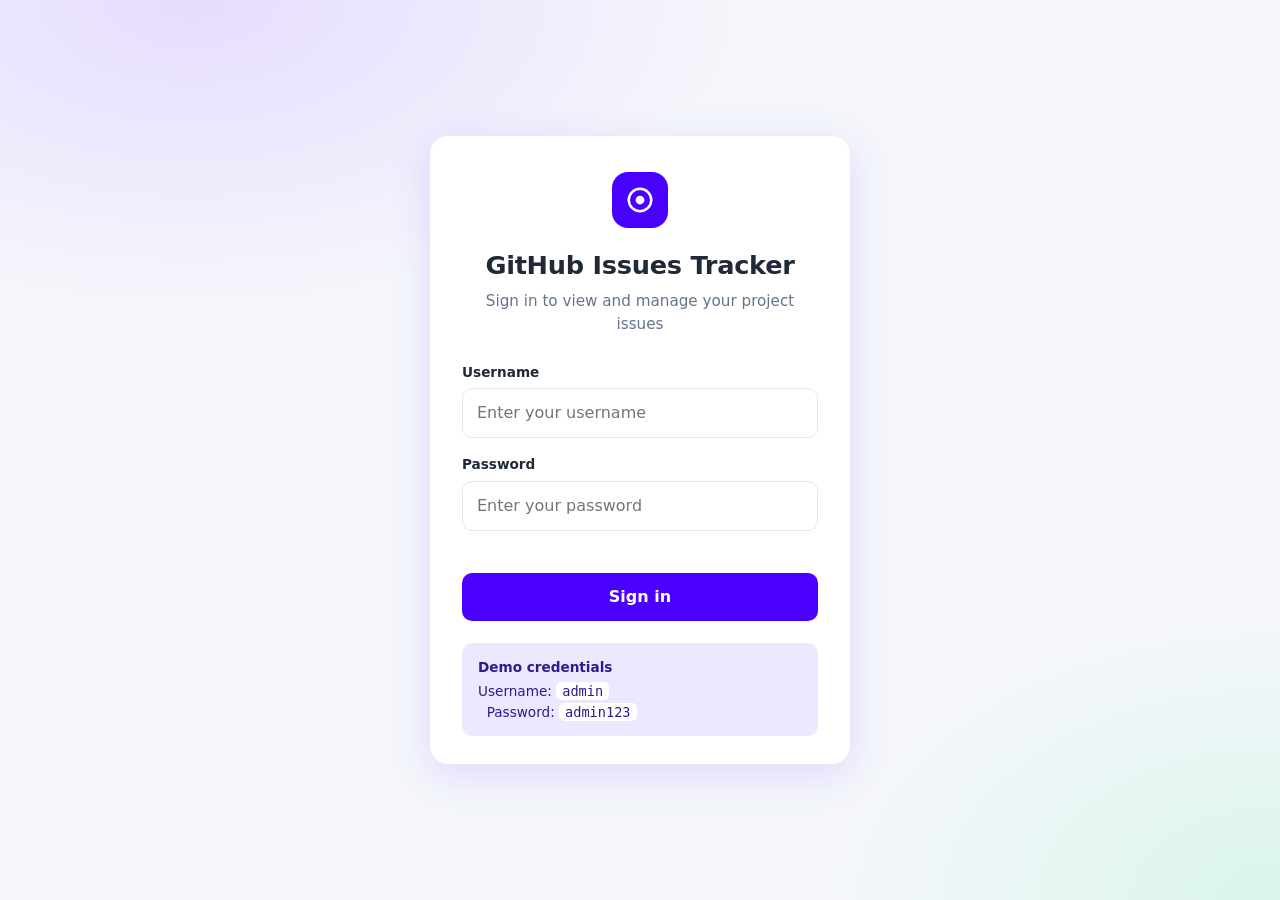
<file: index.html>
<!DOCTYPE html>
<html lang="en">
<head>
  <meta charset="UTF-8" />
  <meta name="viewport" content="width=device-width, initial-scale=1" />
  <title>Sign in · GitHub Issues Tracker</title>
  <link rel="stylesheet" href="css/style.css" />
</head>
<body>
  <main class="login-page">
    <section class="login-card">
      <div class="logo-mark" aria-hidden="true">
        <svg viewBox="0 0 24 24" fill="none" stroke="currentColor" stroke-width="2" stroke-linecap="round" stroke-linejoin="round"><circle cx="12" cy="12" r="9"/><circle cx="12" cy="12" r="2.5" fill="currentColor"/></svg>
      </div>
      <h1>GitHub Issues Tracker</h1>
      <p class="subtitle">Sign in to view and manage your project issues</p>

      <form id="loginForm" novalidate>
        <div class="field">
          <label for="username">Username</label>
          <input id="username" name="username" type="text" placeholder="Enter your username" autocomplete="username" required />
        </div>
        <div class="field">
          <label for="password">Password</label>
          <input id="password" name="password" type="password" placeholder="Enter your password" autocomplete="current-password" required />
        </div>
        <p class="form-error" id="formError" role="alert"></p>
        <button type="submit" class="btn-primary">Sign in</button>
      </form>

      <div class="demo-box" >
        <strong>Demo credentials</strong>
        Username: <code>admin</code> <br> &nbsp; Password: <code>admin123</code>
      </div>
    </section>
  </main>
  <script src="js/login.js"></script>
</body>
</html>
</file>
<file: css/style.css>
/* ---------- Tokens ---------- */
:root {
  --primary: #4a00ff;
  --primary-dark: #3a00cc;
  --primary-soft: #ede8ff;
  --open: #00a96e;
  --open-soft: #d9f5ea;
  --closed: #a855f7;
  --closed-soft: #f1e5ff;
  --ink: #1f2937;
  --muted: #64748b;
  --line: #e2e8f0;
  --bg: #f4f6fb;
  --card: #ffffff;
  --high: #ef4444;
  --radius: 12px;
  --shadow: 0 1px 2px rgba(15, 23, 42, 0.06), 0 4px 14px rgba(15, 23, 42, 0.05);
  font-family: "Inter", system-ui, -apple-system, "Segoe UI", Roboto, sans-serif;
}

* { box-sizing: border-box; margin: 0; padding: 0; }
html, body { height: 100%; }
body { background: var(--bg); color: var(--ink); line-height: 1.5; -webkit-font-smoothing: antialiased; }
button, input { font: inherit; color: inherit; }
button { cursor: pointer; }
:focus-visible { outline: 3px solid var(--primary); outline-offset: 2px; }
.hidden { display: none !important; }

/* ---------- Logo ---------- */
.logo { display: inline-flex; align-items: center; gap: 10px; font-weight: 700; color: var(--ink); text-decoration: none; }
.logo-mark {
  width: 36px; height: 36px; border-radius: 10px; background: var(--primary);
  display: grid; place-items: center; color: #fff; flex-shrink: 0;
}
.logo-mark svg { width: 20px; height: 20px; }

/* ---------- Login ---------- */
.login-page {
  min-height: 100%; display: grid; place-items: center; padding: 24px;
  background:
    radial-gradient(900px 500px at 15% 0%, #e6dcff 0%, transparent 60%),
    radial-gradient(800px 500px at 100% 100%, #d9f5ea 0%, transparent 55%),
    var(--bg);
}
.login-card {
  width: 100%; max-width: 420px; background: var(--card); border-radius: 18px;
  padding: 36px 32px 28px; box-shadow: 0 10px 40px rgba(74, 0, 255, 0.12); text-align: center;
}
.login-card .logo-mark { width: 56px; height: 56px; border-radius: 16px; margin: 0 auto 18px; }
.login-card .logo-mark svg { width: 30px; height: 30px; }
.login-card h1 { font-size: 1.6rem; letter-spacing: -0.01em; }
.login-card .subtitle { color: var(--muted); margin: 6px 0 26px; font-size: 0.95rem; }
.field { text-align: left; margin-bottom: 16px; }
.field label { display: block; font-size: 0.85rem; font-weight: 600; margin-bottom: 6px; }
.field input {
  width: 100%; padding: 12px 14px; border: 1.5px solid var(--line); border-radius: 10px; background: #fff;
  transition: border-color .15s, box-shadow .15s;
}
.field input:focus { outline: none; border-color: var(--primary); box-shadow: 0 0 0 4px var(--primary-soft); }
.btn-primary {
  width: 100%; padding: 12px 16px; border: 0; border-radius: 10px; background: var(--primary);
  color: #fff; font-weight: 600; transition: background .15s;
}
.btn-primary:hover { background: var(--primary-dark); }
.form-error { color: var(--high); font-size: 0.85rem; min-height: 1.2em; margin-bottom: 10px; text-align: left; }
.demo-box {
  margin-top: 22px; padding: 14px 16px; background: var(--primary-soft); border-radius: 10px;
  font-size: 0.85rem; text-align: left; color: #2d1a8c;
}
.demo-box strong { display: block; margin-bottom: 4px; }
.demo-box code { background: #fff; padding: 1px 6px; border-radius: 5px; font-size: 0.85rem; }

/* ---------- Navbar ---------- */
.navbar { position: sticky; top: 0; z-index: 20; background: #fff; border-bottom: 1px solid var(--line); }
.navbar-inner {
  max-width: 1280px; margin: 0 auto; padding: 12px 24px; display: flex; align-items: center;
  justify-content: space-between; gap: 16px;
}
.nav-right { display: flex; align-items: center; gap: 10px; flex: 1; justify-content: flex-end; }
.search-form { display: flex; width: 100%; max-width: 420px; }
.search-form input {
  flex: 1; min-width: 0; padding: 10px 14px; border: 1.5px solid var(--line); border-right: 0;
  border-radius: 10px 0 0 10px; background: #fff;
}
.search-form input:focus { outline: none; border-color: var(--primary); }
.search-form button {
  padding: 10px 18px; border: 0; background: var(--primary); color: #fff; font-weight: 600;
  border-radius: 0 10px 10px 0;
}
.search-form button:hover { background: var(--primary-dark); }
.btn-ghost {
  padding: 10px 14px; border: 1.5px solid var(--line); background: #fff; border-radius: 10px;
  font-weight: 600; color: var(--muted); white-space: nowrap;
}
.btn-ghost:hover { border-color: var(--primary); color: var(--primary); }

/* ---------- Main ---------- */
.container { max-width: 1280px; margin: 0 auto; padding: 24px; }
.panel { background: var(--card); border-radius: 14px; box-shadow: var(--shadow); overflow: hidden; }

.tabs { display: flex; gap: 8px; padding: 16px 20px 0; }
.tab {
  padding: 9px 22px; border: 1.5px solid var(--line); border-radius: 10px; background: #fff;
  font-weight: 600; color: var(--muted); transition: all .15s;
}
.tab:hover { border-color: var(--primary); color: var(--primary); }
.tab.active { background: var(--primary); border-color: var(--primary); color: #fff; }

.summary {
  display: flex; align-items: center; justify-content: space-between; gap: 16px; flex-wrap: wrap;
  padding: 18px 20px; border-bottom: 1px solid var(--line);
}
.summary-left { display: flex; align-items: center; gap: 14px; }
.summary-icon {
  width: 46px; height: 46px; border-radius: 12px; background: var(--primary-soft); color: var(--primary);
  display: grid; place-items: center;
}
.summary-icon svg { width: 24px; height: 24px; }
.summary-count { font-size: 1.25rem; font-weight: 700; line-height: 1.2; }
.summary-text { color: var(--muted); font-size: 0.9rem; }
.legend { display: flex; gap: 18px; font-size: 0.9rem; font-weight: 600; }
.legend > span { display: inline-flex; align-items: center; gap: 8px; }
.dot { width: 12px; height: 12px; border-radius: 50%; display: inline-block; }
.dot.open { background: var(--open); }
.dot.closed { background: var(--closed); }

.grid-wrap { padding: 20px; position: relative; min-height: 260px; }
.grid { display: grid; grid-template-columns: repeat(4, 1fr); gap: 18px; }

/* ---------- Issue card ---------- */
.card {
  text-align: left; background: #fff; border: 1px solid var(--line); border-top: 4px solid var(--open);
  border-radius: var(--radius); padding: 16px; display: flex; flex-direction: column; gap: 10px;
  box-shadow: var(--shadow); transition: transform .15s, box-shadow .15s; width: 100%;
}
.card.closed { border-top-color: var(--closed); }
.card:hover { transform: translateY(-2px); box-shadow: 0 8px 22px rgba(15, 23, 42, 0.1); }
.card-head { display: flex; align-items: center; justify-content: space-between; gap: 8px; }
.status-pill {
  display: inline-flex; align-items: center; gap: 6px; font-size: 0.75rem; font-weight: 700;
  padding: 3px 10px 3px 8px; border-radius: 999px; text-transform: capitalize;
}
.status-pill svg { width: 14px; height: 14px; }
.status-pill.open { background: var(--open-soft); color: #007a50; }
.status-pill.closed { background: var(--closed-soft); color: #7e22ce; }
.priority { font-size: 0.72rem; font-weight: 700; padding: 3px 10px; border-radius: 999px; text-transform: uppercase; letter-spacing: .03em; }
.priority.high { background: #fee2e2; color: #b91c1c; }
.priority.medium { background: #fef3c7; color: #b45309; }
.priority.low { background: #e2e8f0; color: #475569; }
.card h3 { font-size: 1rem; line-height: 1.35; }
.card p.desc {
  color: var(--muted); font-size: 0.88rem; display: -webkit-box; -webkit-line-clamp: 3;
  -webkit-box-orient: vertical; overflow: hidden;
}
.labels { display: flex; flex-wrap: wrap; gap: 6px; }
.label {
  font-size: 0.7rem; font-weight: 700; padding: 3px 9px; border-radius: 999px; border: 1px solid;
  text-transform: uppercase; letter-spacing: .02em;
}
.label.bug { background: #fee2e2; color: #b91c1c; border-color: #fecaca; }
.label.enhancement { background: #d1fae5; color: #047857; border-color: #a7f3d0; }
.label.help { background: #fef3c7; color: #b45309; border-color: #fde68a; }
.label.docs { background: #dbeafe; color: #1d4ed8; border-color: #bfdbfe; }
.label.good { background: #ede9fe; color: #6d28d9; border-color: #ddd6fe; }
.label.other { background: #f1f5f9; color: #475569; border-color: #e2e8f0; }
.card-foot {
  margin-top: auto; padding-top: 10px; border-top: 1px dashed var(--line); font-size: 0.78rem; color: var(--muted);
  display: flex; flex-direction: column; gap: 2px;
}
.card-foot b { color: var(--ink); font-weight: 600; }

/* ---------- Spinner / states ---------- */
.spinner-wrap {
  position: absolute; inset: 0; display: grid; place-items: center; background: rgba(255, 255, 255, .85); z-index: 5;
}
.spinner {
  width: 46px; height: 46px; border: 5px solid var(--primary-soft); border-top-color: var(--primary);
  border-radius: 50%; animation: spin .8s linear infinite;
}
.spinner.small { width: 30px; height: 30px; border-width: 4px; margin: 30px auto; }
@keyframes spin { to { transform: rotate(360deg); } }
.empty { text-align: center; color: var(--muted); padding: 60px 16px; }
.empty strong { display: block; color: var(--ink); font-size: 1.05rem; margin-bottom: 4px; }
.notice { margin: 16px 20px 0; padding: 10px 14px; background: #fef3c7; color: #92400e; border-radius: 10px; font-size: 0.85rem; }

/* ---------- Modal ---------- */
.modal-backdrop {
  position: fixed; inset: 0; background: rgba(15, 23, 42, 0.55); display: grid; place-items: center;
  padding: 16px; z-index: 50;
}
.modal {
  background: #fff; border-radius: 16px; width: 100%; max-width: 560px; max-height: 90vh; overflow-y: auto;
  border-top: 6px solid var(--open); padding: 24px; position: relative; animation: pop .18s ease-out;
}
.modal.closed { border-top-color: var(--closed); }
@keyframes pop { from { transform: scale(.96); opacity: 0; } to { transform: none; opacity: 1; } }
.modal-close {
  position: absolute; top: 12px; right: 12px; width: 34px; height: 34px; border: 0; border-radius: 50%;
  background: #f1f5f9; font-size: 1.2rem; line-height: 1;
}
.modal-close:hover { background: #e2e8f0; }
.modal h2 { font-size: 1.3rem; margin: 10px 30px 8px 0; line-height: 1.3; }
.modal .desc { color: #475569; margin: 12px 0 18px; white-space: pre-line; }
.meta { display: grid; grid-template-columns: 1fr 1fr; gap: 12px 18px; padding-top: 16px; border-top: 1px solid var(--line); }
.meta dt { font-size: 0.75rem; color: var(--muted); font-weight: 600; }
.meta dd { font-weight: 600; font-size: 0.92rem; }
.modal-actions { margin-top: 22px; text-align: right; }
.modal-actions .btn-primary { width: auto; padding: 10px 24px; }

/* ---------- Responsive ---------- */
@media (max-width: 1100px) { .grid { grid-template-columns: repeat(3, 1fr); } }
@media (max-width: 820px) { .grid { grid-template-columns: repeat(2, 1fr); } }
@media (max-width: 640px) {
  .navbar-inner { flex-wrap: wrap; padding: 10px 14px; }
  .nav-right { flex-basis: 100%; order: 3; }
  .search-form { max-width: none; }
  .container { padding: 12px; }
  .grid { grid-template-columns: 1fr; }
  .tabs { padding: 14px 14px 0; }
  .tab { flex: 1; padding: 9px 8px; }
  .summary, .grid-wrap { padding: 14px; }
  .meta { grid-template-columns: 1fr; }
  .login-card { padding: 28px 20px 22px; }
}
@media (prefers-reduced-motion: reduce) {
  *, *::before, *::after { animation-duration: .01ms !important; transition-duration: .01ms !important; }
}
</file>
